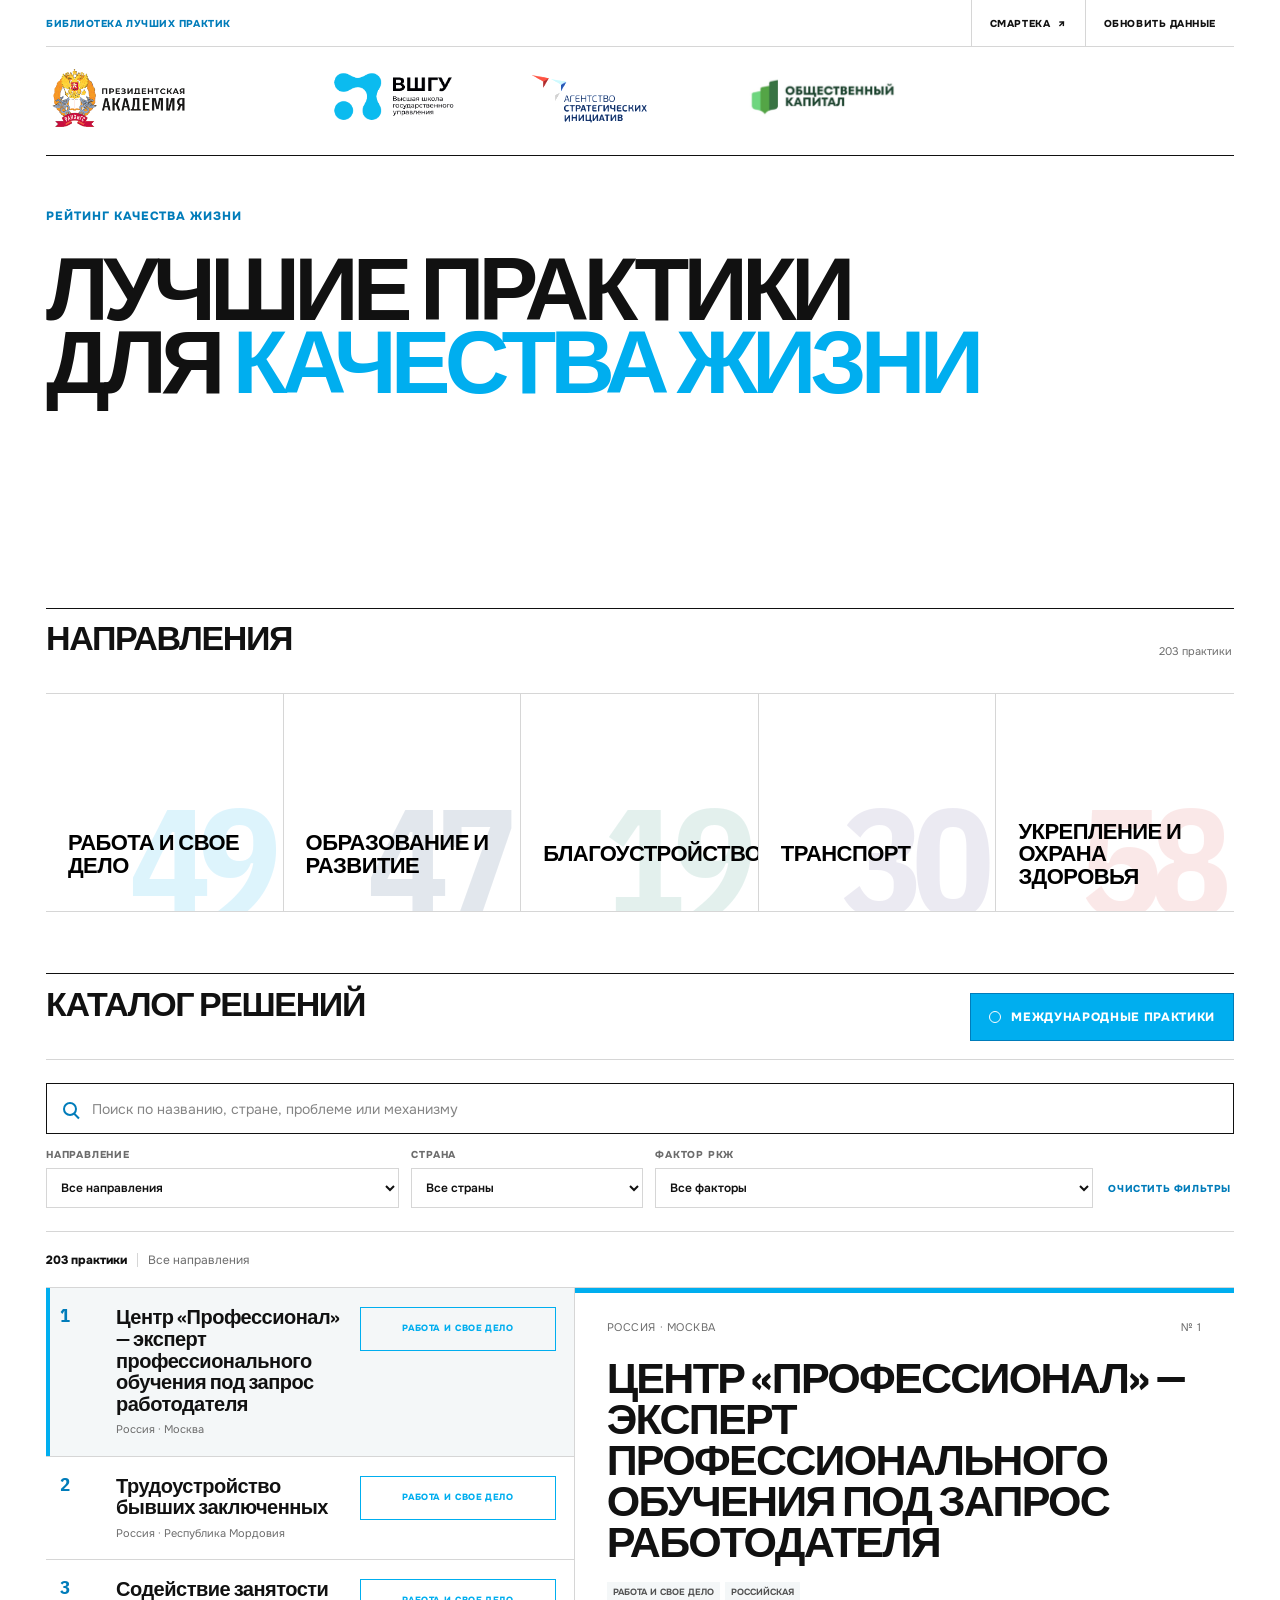
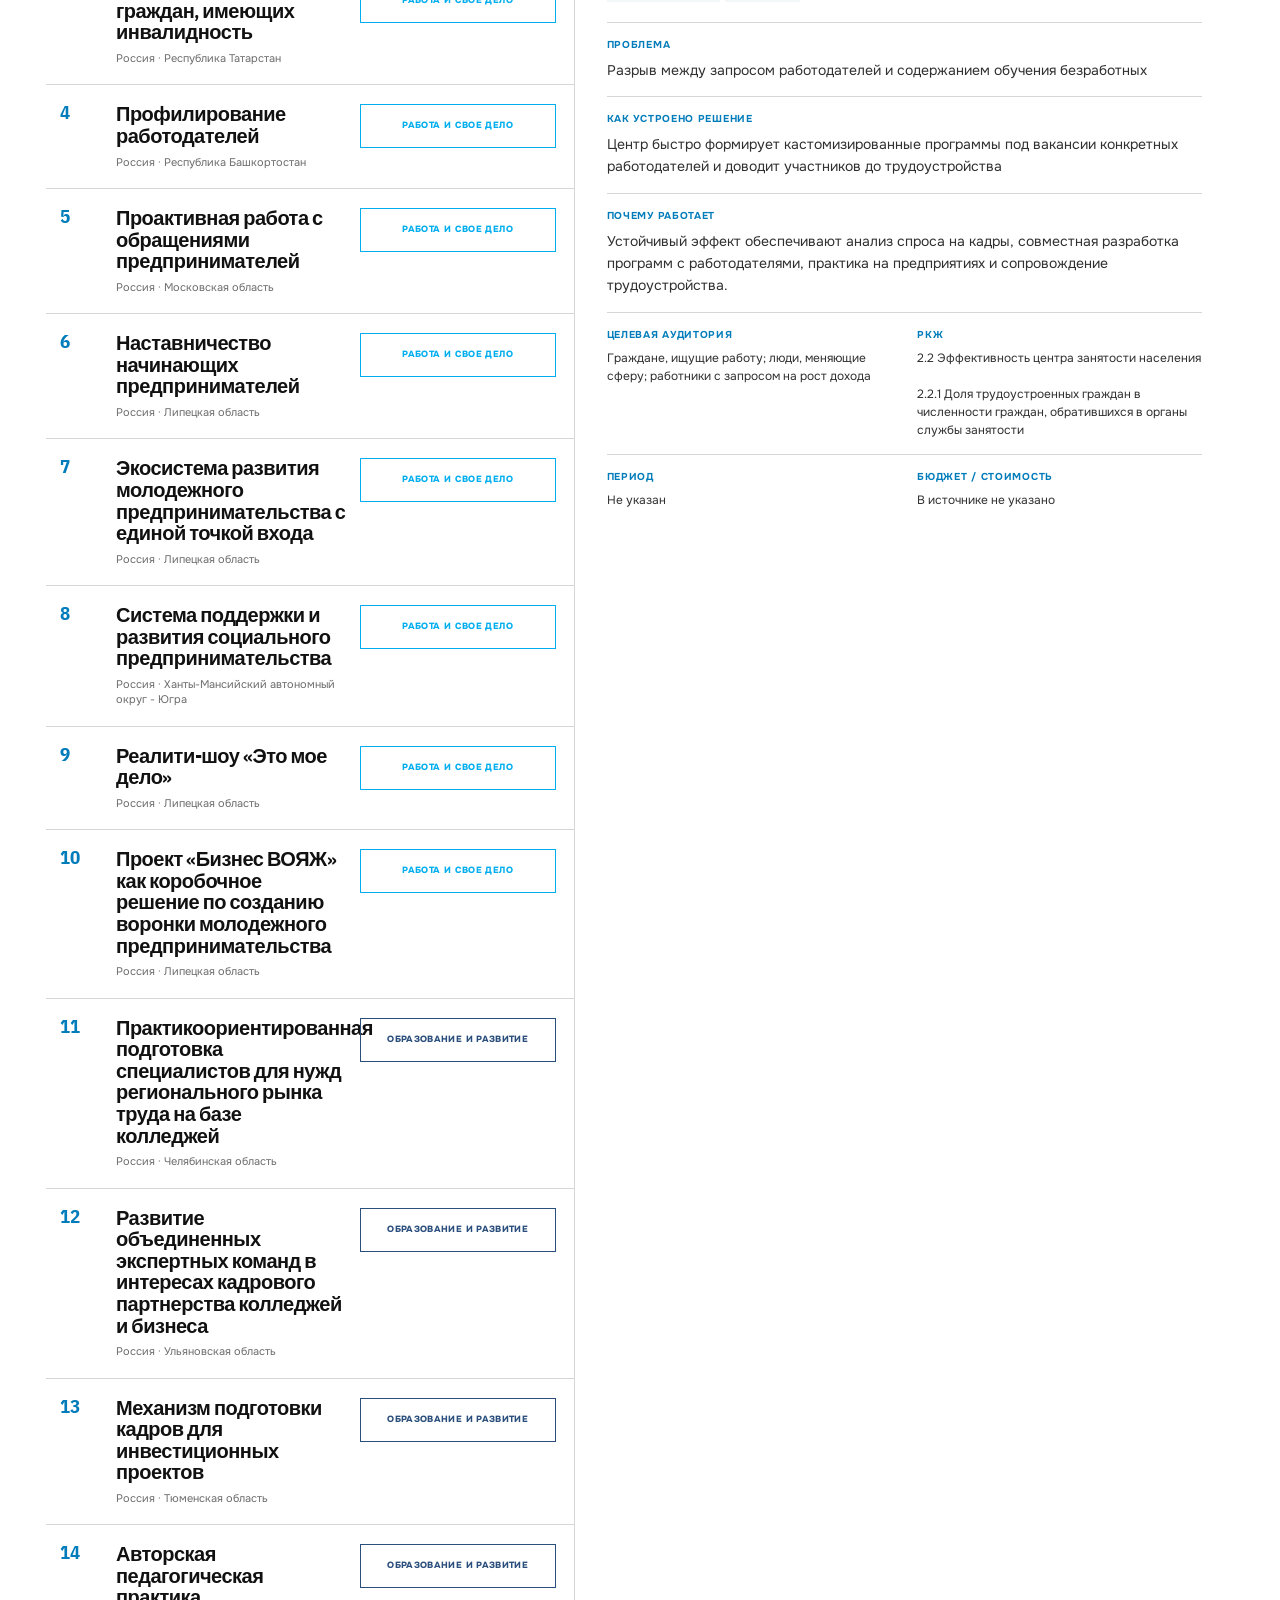
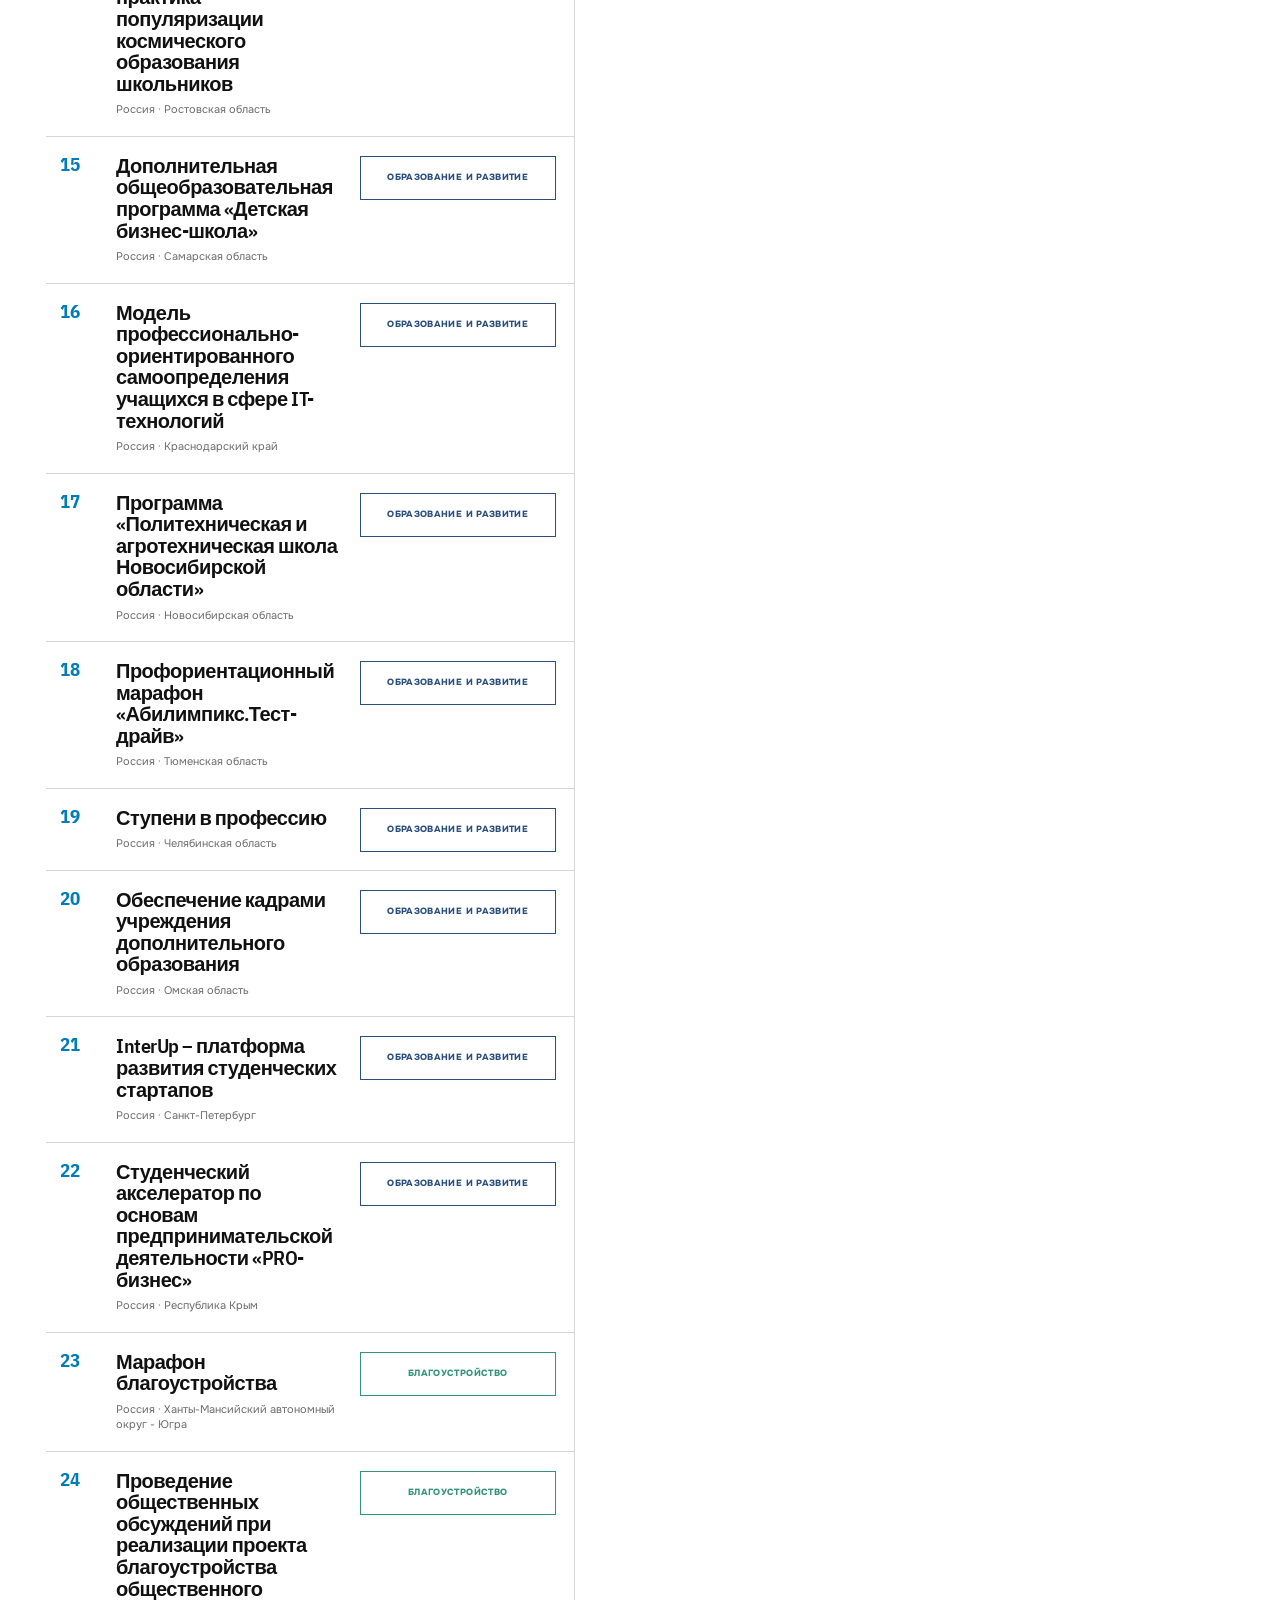
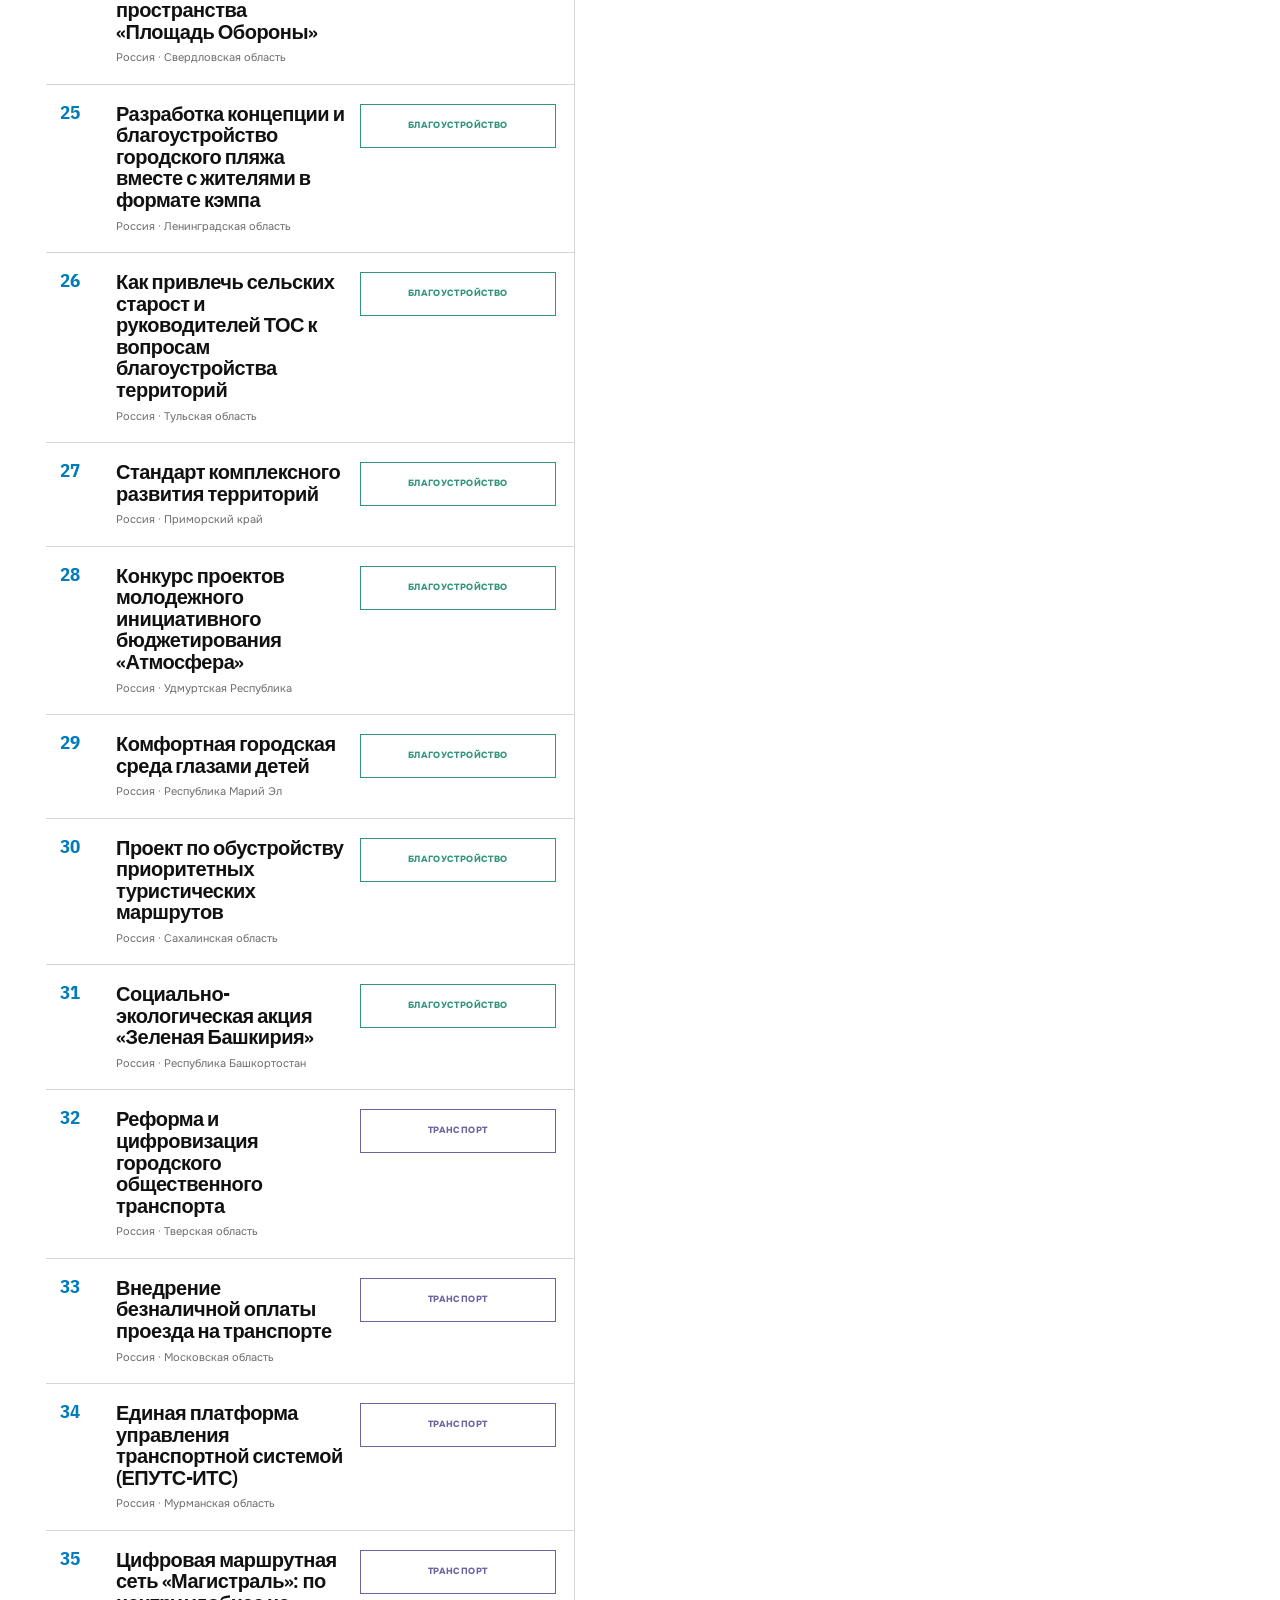
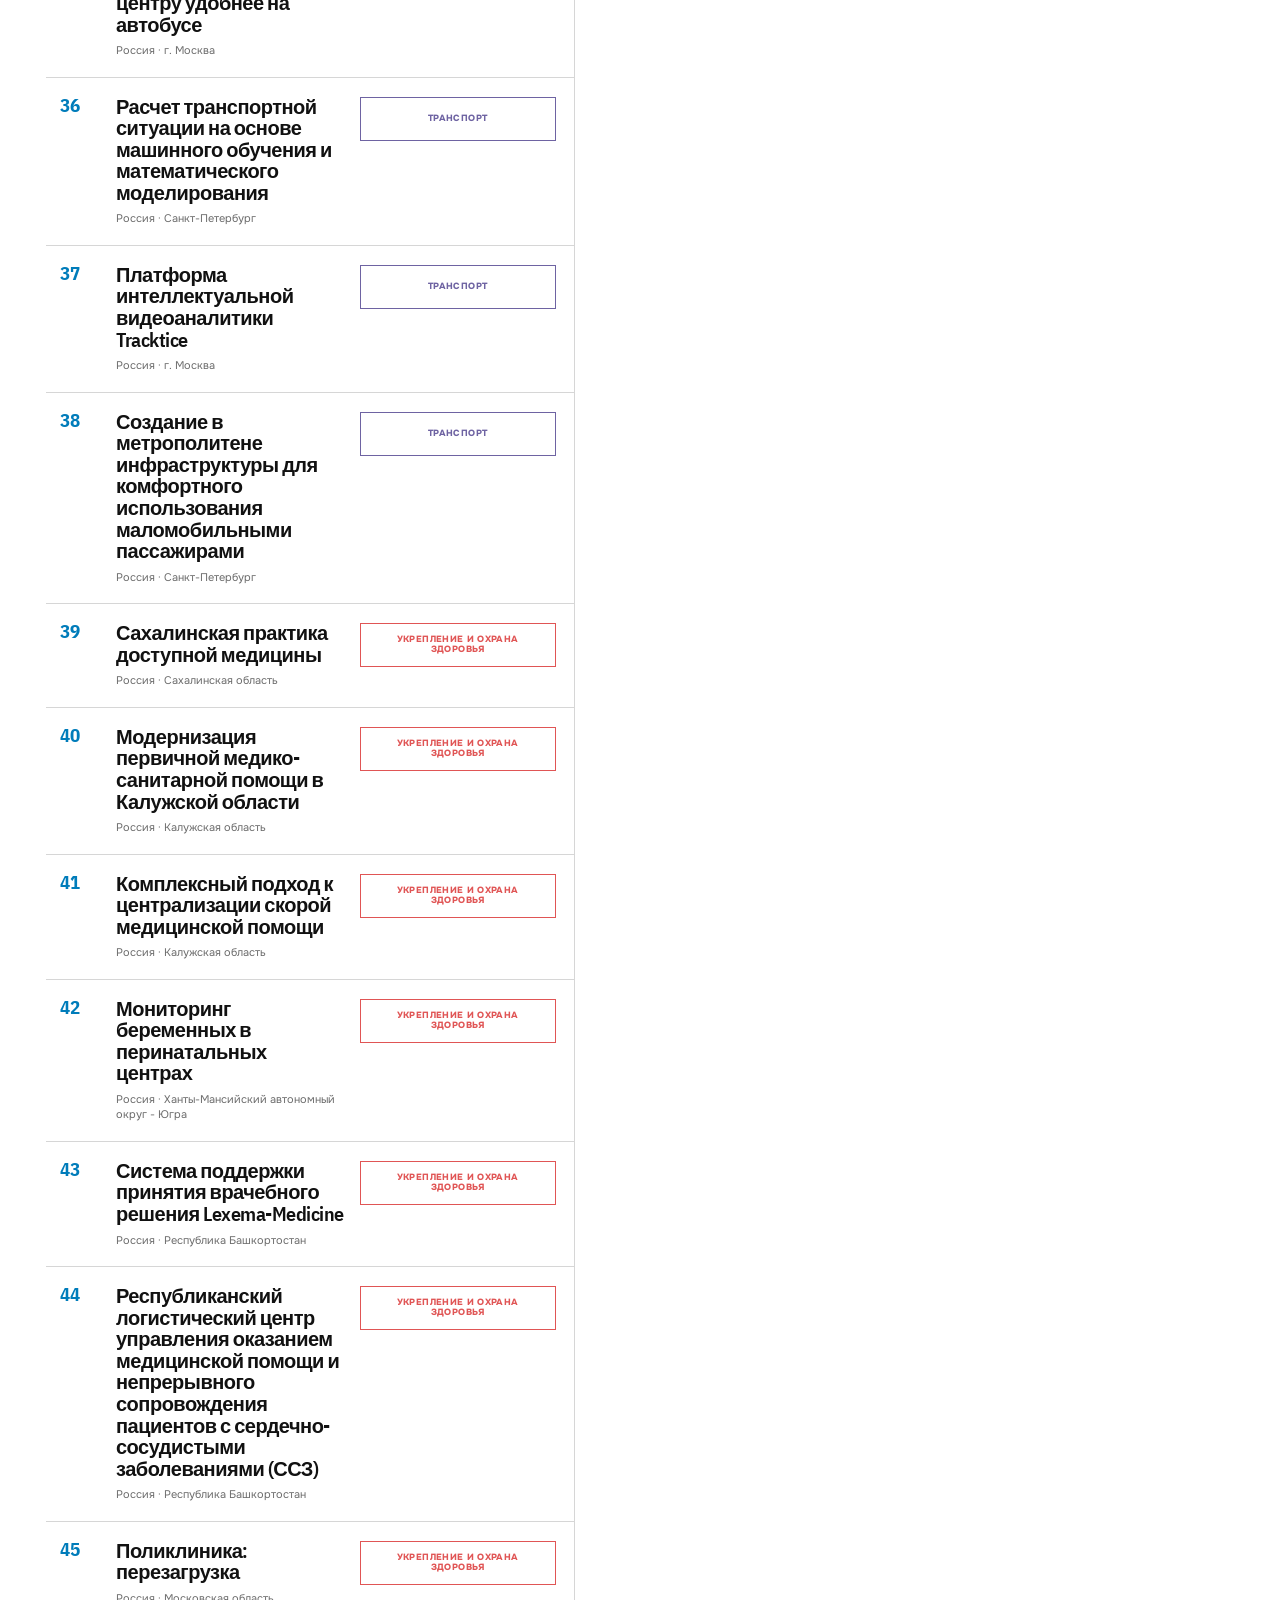
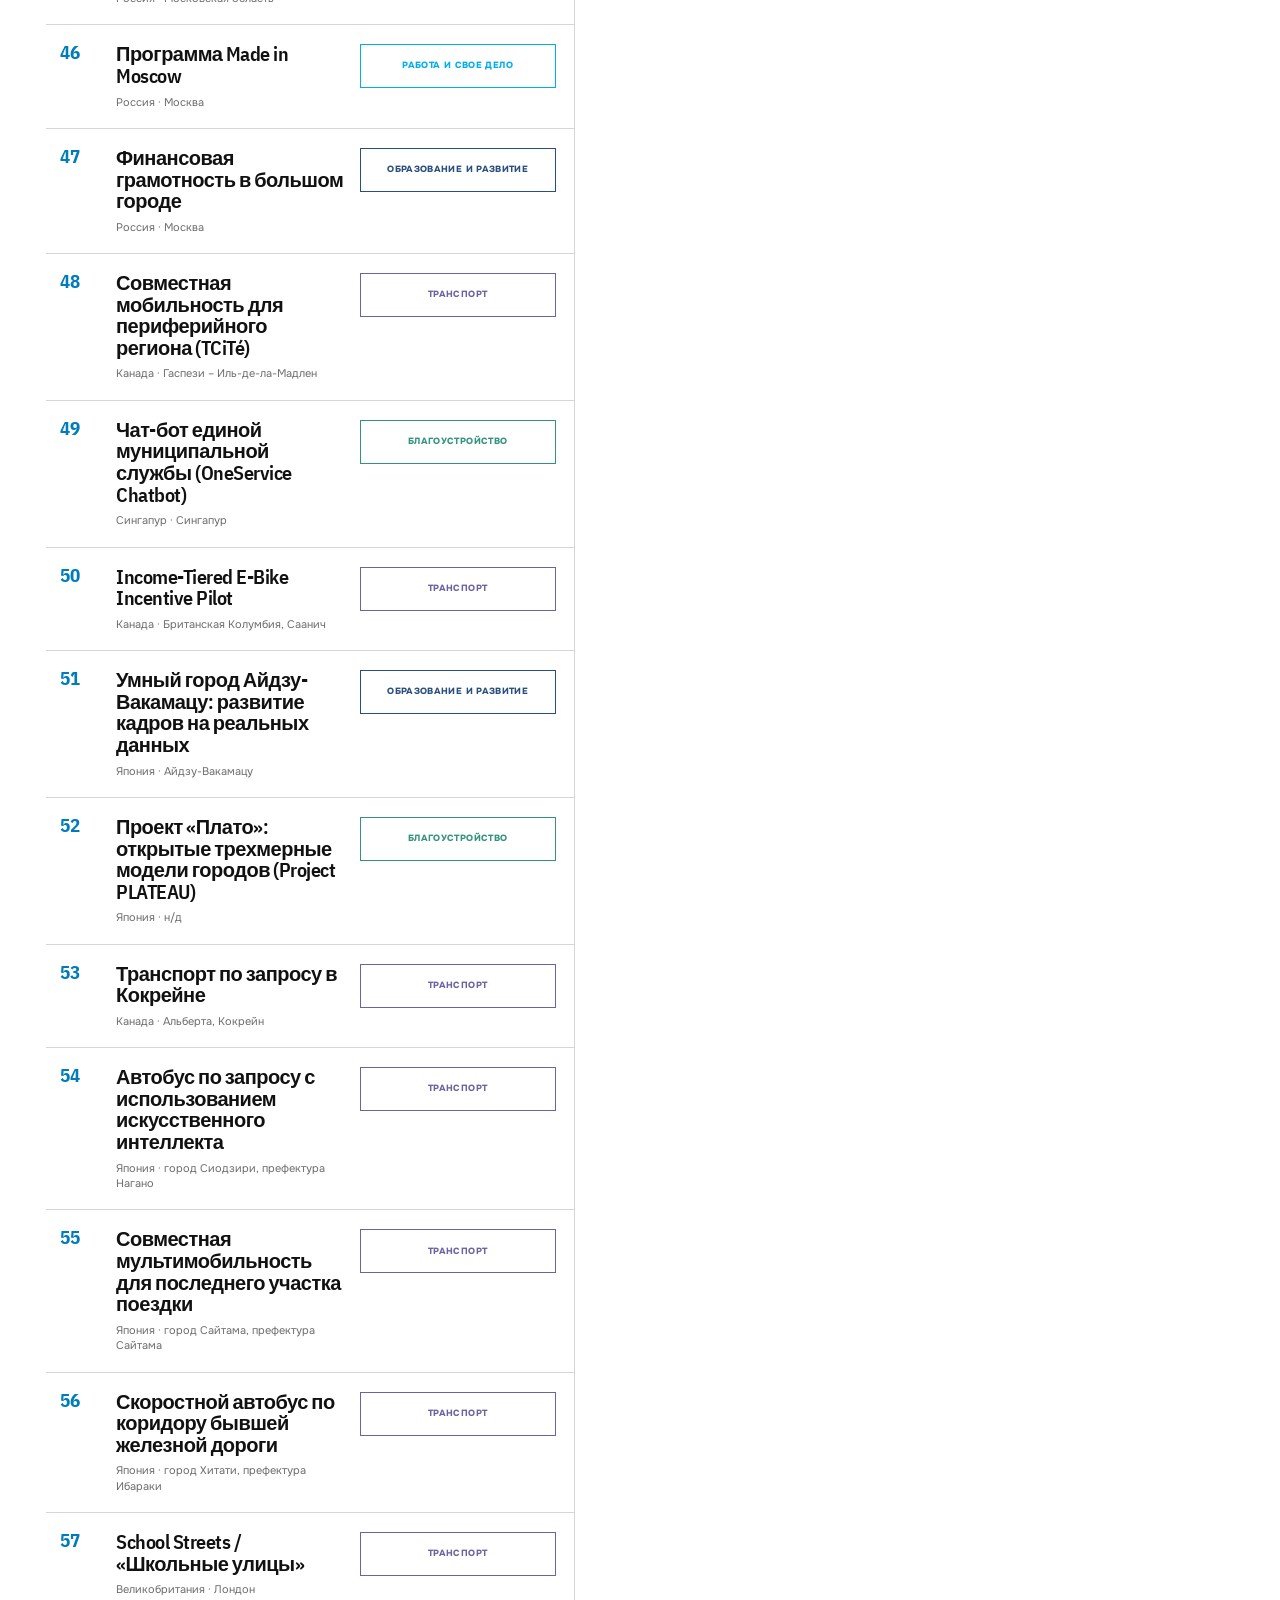
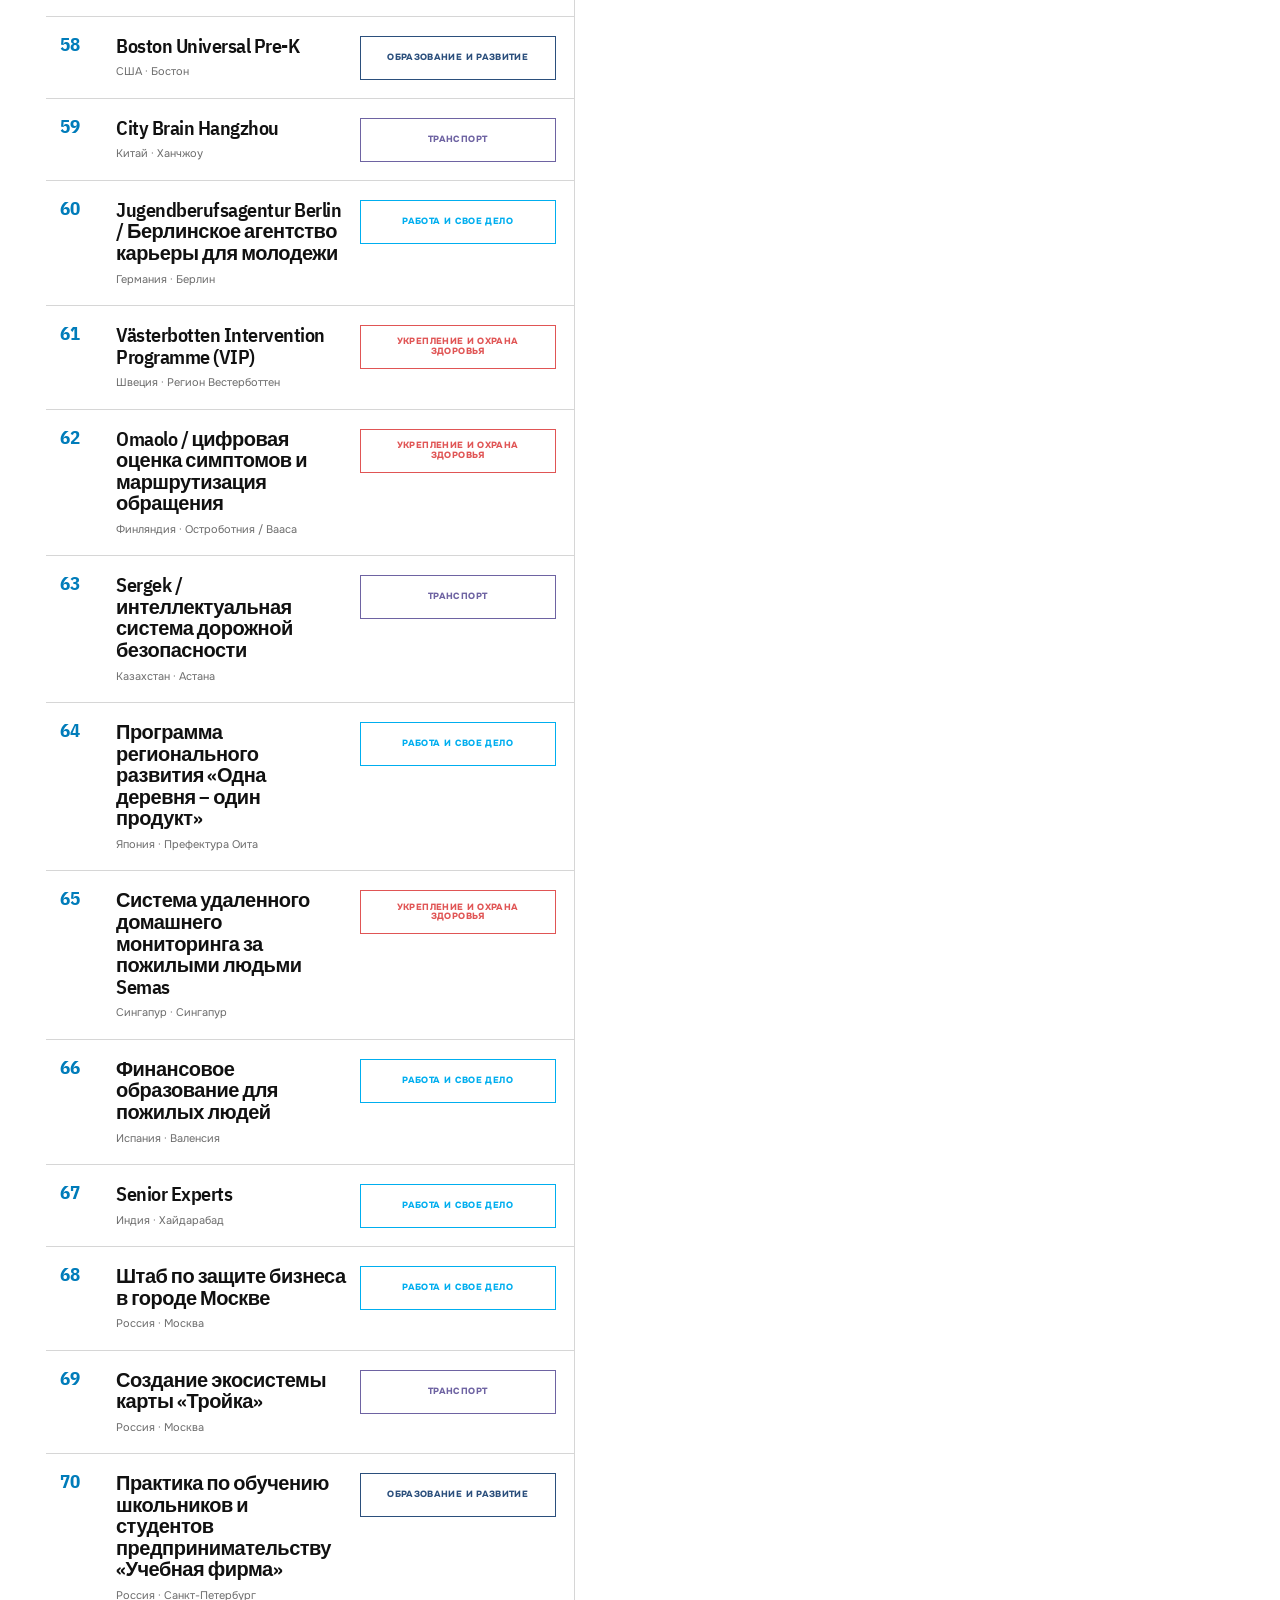
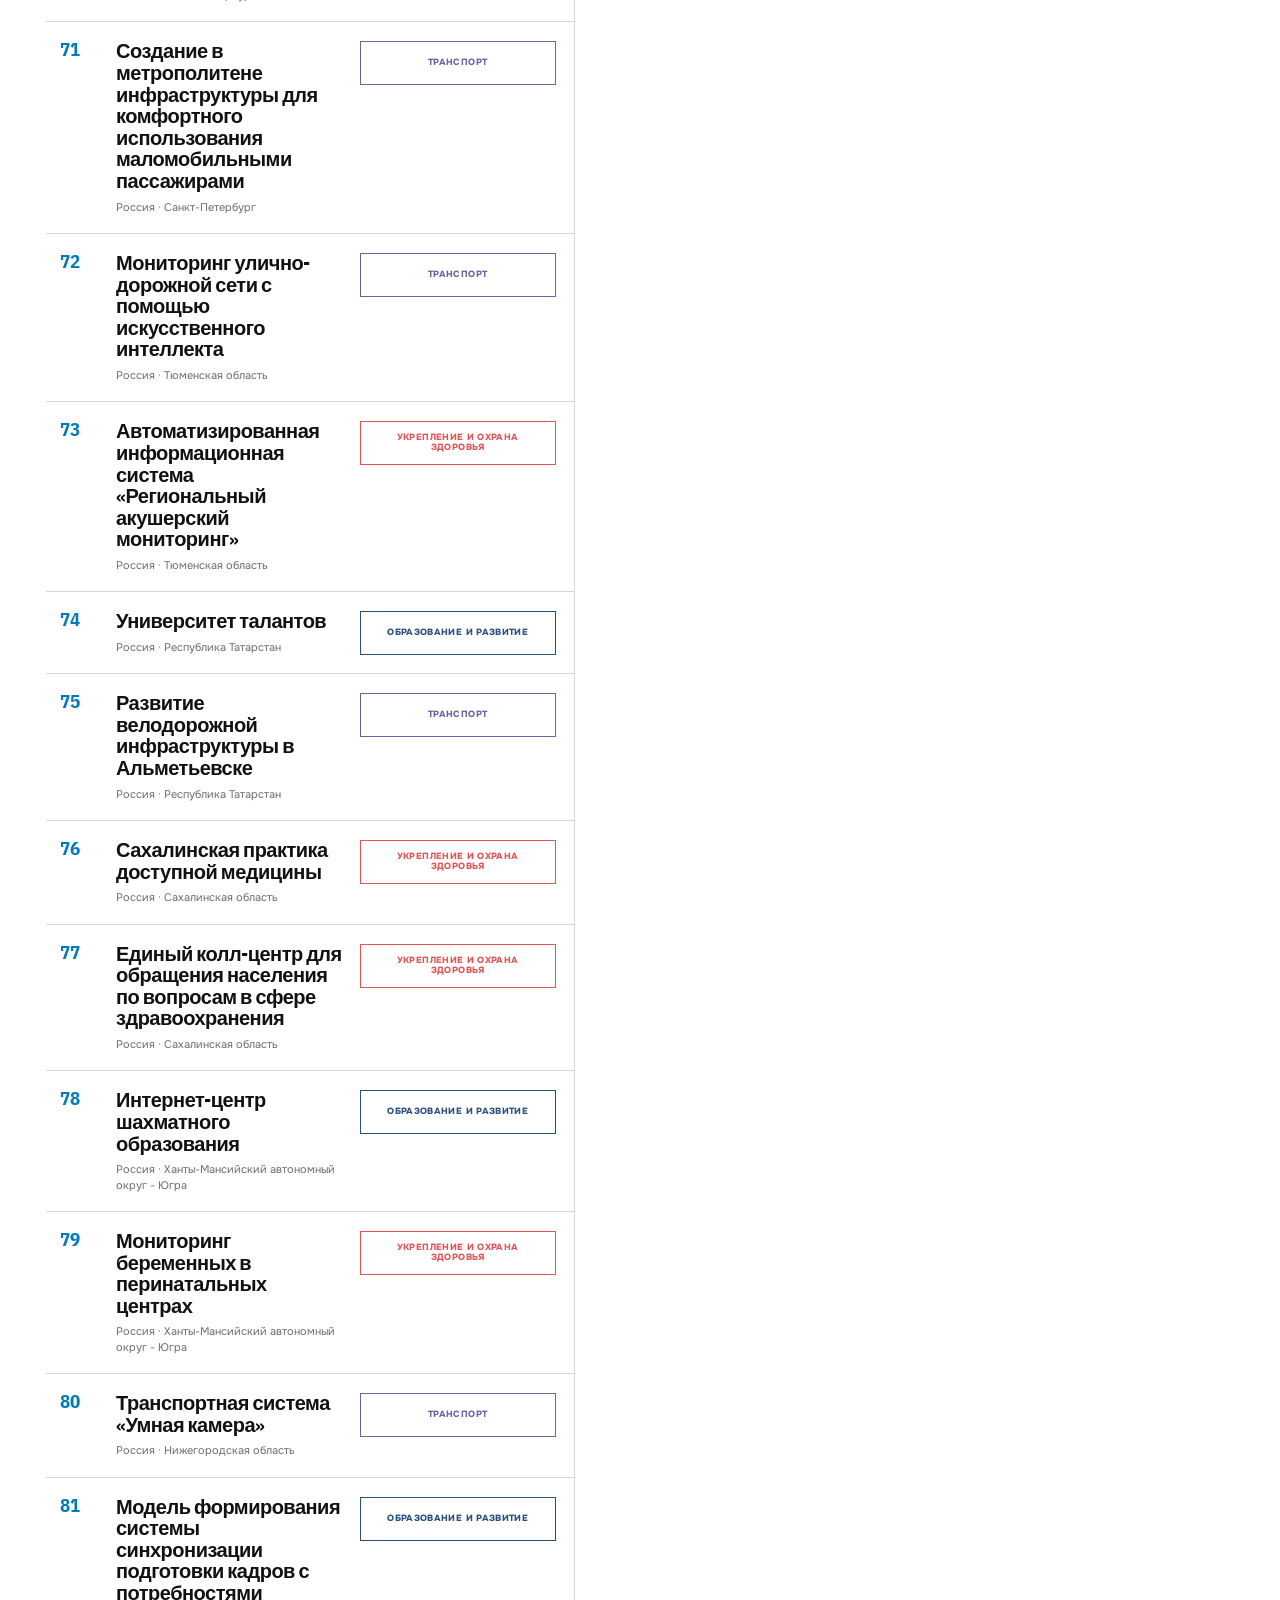
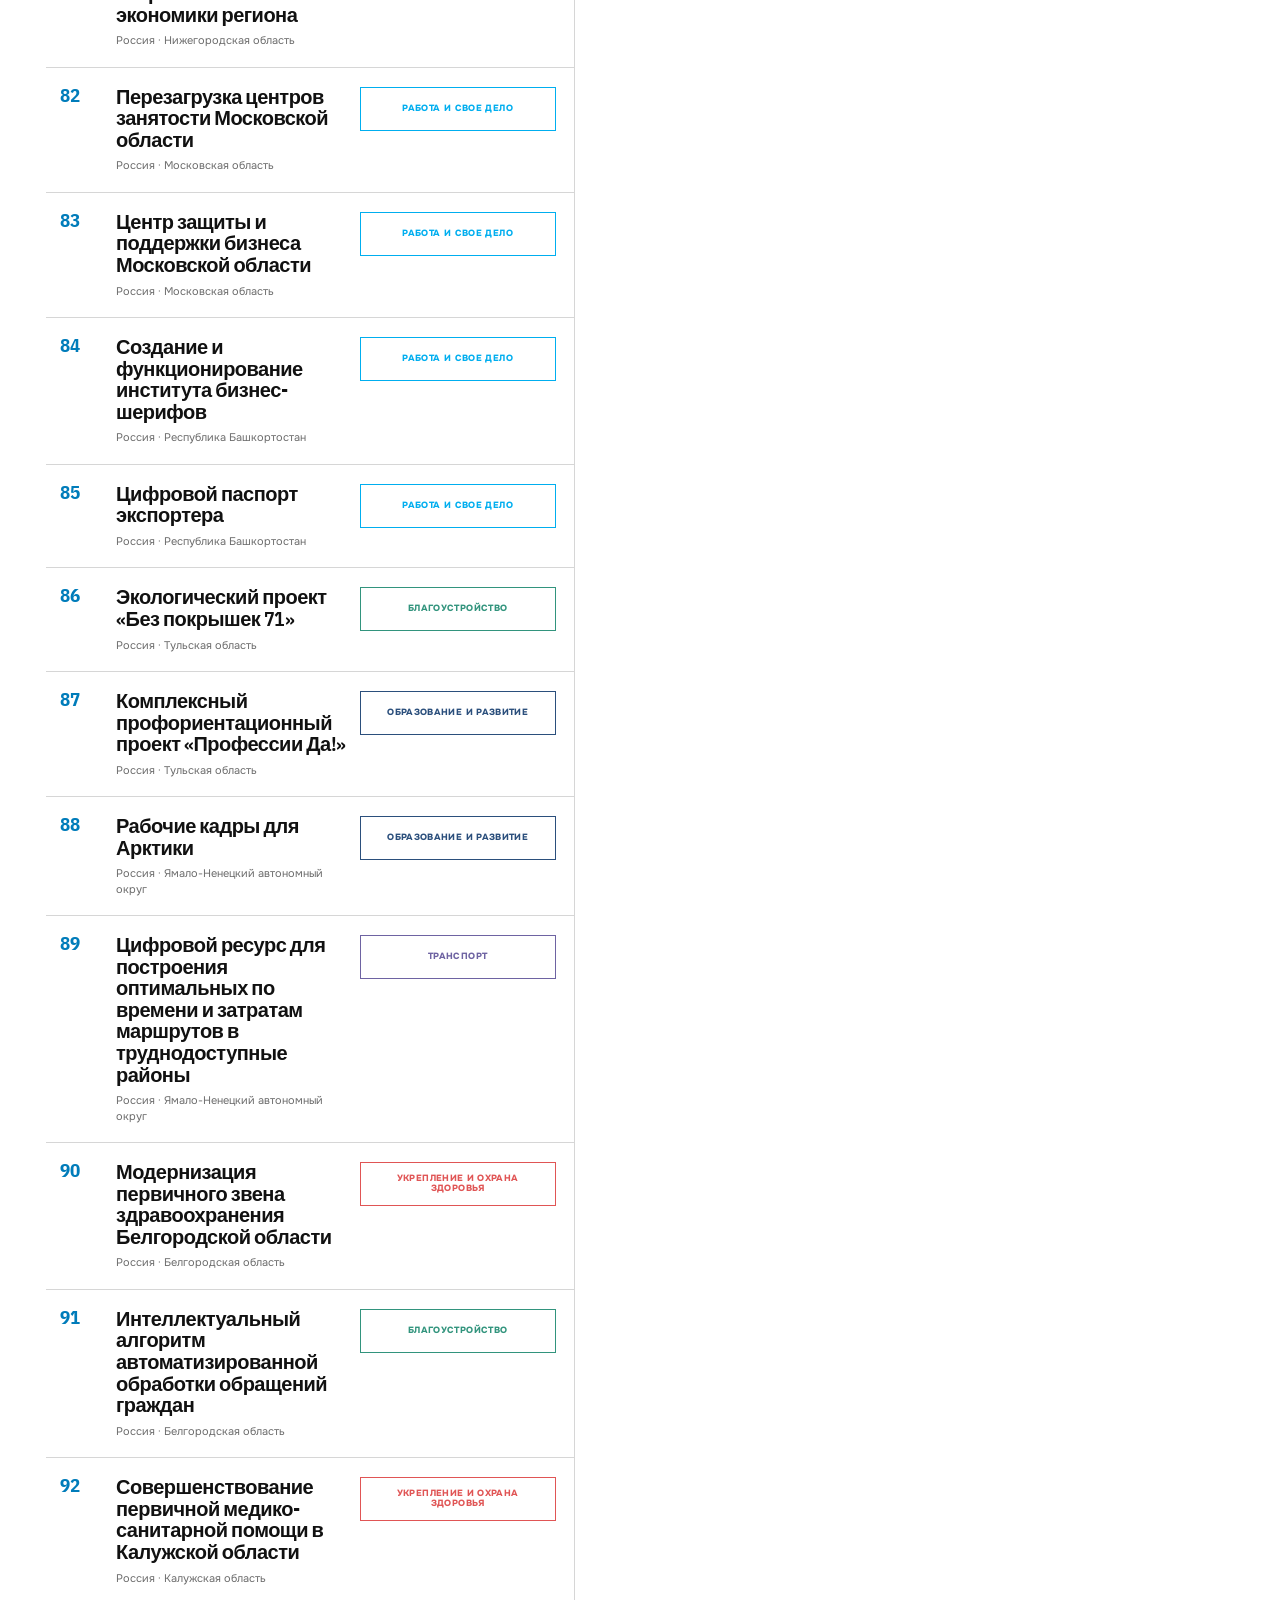
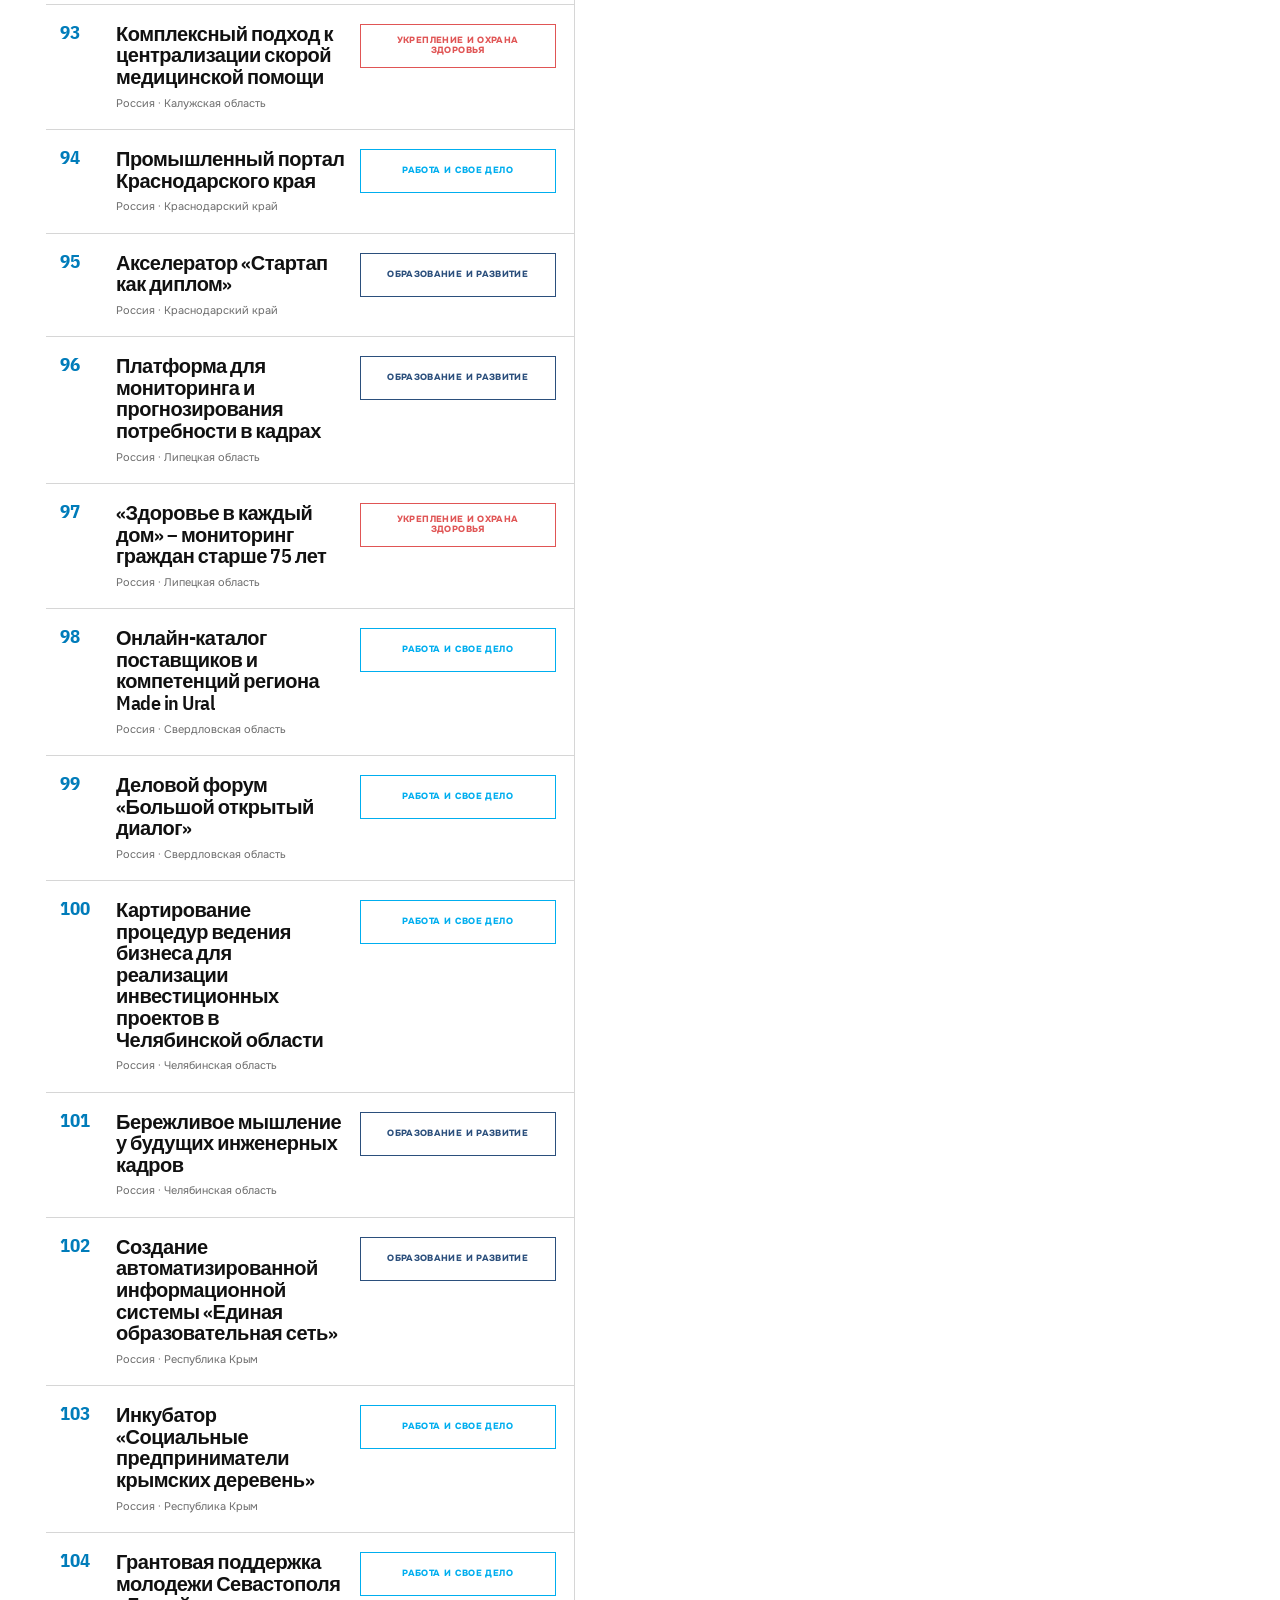
<file: index.html>
<!doctype html>
<html lang="ru">
  <head>
    <meta charset="UTF-8" />
    <meta name="viewport" content="width=device-width, initial-scale=1.0" />
    <meta name="theme-color" content="#ffffff" />
    <title>Библиотека лучших практик</title>
    <link rel="preconnect" href="https://fonts.googleapis.com" />
    <link rel="preconnect" href="https://fonts.gstatic.com" crossorigin />
    <link href="https://fonts.googleapis.com/css2?family=IBM+Plex+Sans+Condensed:wght@400;500;600;700&family=Onest:wght@400;500;600;700;800&display=swap" rel="stylesheet" />
    <link rel="stylesheet" href="styles.css" />
  </head>
  <body>
    <div class="page-shell">
      <header class="site-header">
        <div class="site-strip">
          <span class="site-label">Библиотека лучших практик</span>
          <div class="site-nav">
            <a href="https://smarteka.com/" target="_blank" rel="noreferrer">Смартека <span>↗</span></a>
            <button id="reload-data" class="reload-button" type="button" title="Обновить данные из таблицы">Обновить данные</button>
          </div>
        </div>
        <div class="partners-bar" aria-label="Партнеры проекта">
          <img src="assets/presidential-academy.png" alt="Президентская академия" class="partner-logo academy-logo" />
          <img src="assets/vshgu.png" alt="Высшая школа государственного управления" class="partner-logo vshgu-logo" />
          <img src="assets/asi.png" alt="Агентство стратегических инициатив" class="partner-logo asi-logo" />
          <img src="assets/public-capital.png" alt="Общественный капитал" class="partner-logo capital-logo" />
        </div>
      </header>

      <main id="top">
        <section class="intro">
        <div class="intro-content">
            <p class="eyebrow">Рейтинг качества жизни</p>
            <h1>Лучшие практики<br />для <span>качества жизни</span></h1>
          </div>
        </section>

        <section class="directions" aria-label="Направления РКЖ">
          <div class="section-heading"><h2>Направления</h2><span id="header-count">-</span></div>
          <div class="summary-grid" id="summary-grid"></div>
        </section>

        <section class="explorer" aria-label="Каталог практик">
          <div class="section-heading explorer-heading"><h2>Каталог решений</h2><button id="international-toggle" class="toggle-button" type="button" aria-pressed="false"><span class="toggle-indicator"></span>Международные практики</button></div>
          <div class="filters-panel">
            <label class="search-box"><span class="search-icon" aria-hidden="true"></span><input id="search" type="search" placeholder="Поиск по названию, стране, проблеме или механизму" autocomplete="off" /></label>
            <div class="filter-row">
              <label><span>Направление</span><select id="direction-filter"></select></label>
              <label><span>Страна</span><select id="country-filter"></select></label>
              <label><span>Фактор РКЖ</span><select id="factor-filter"></select></label>
              <button id="reset-filters" class="reset-button" type="button">Очистить фильтры</button>
            </div>
          </div>
          <div class="catalog-status"><span id="results-count"></span><span class="status-divider"></span><span id="active-filter-text">Все направления</span></div>
          <div class="catalog-layout"><div id="practice-list" class="practice-list" aria-live="polite"></div><aside id="detail-panel" class="detail-panel" aria-live="polite"></aside></div>
        </section>
      </main>
      <footer><span>Библиотека лучших практик</span><span>Рейтинг качества жизни</span><span>Президентская академия · ВШГУ</span></footer>
    </div>
    <button id="back-to-top" class="back-to-top" type="button" aria-label="Вернуться к началу страницы">↑ <span>Наверх</span></button>
<script>
  document.write(`<script src="data.js?updated=${Date.now()}"><\/script>`);
</script>
<script src="app.js"></script>
  </body>
</html>
</file>
<file: styles.css>
:root { --blue:#00aeef; --blue-deep:#007cba; --ink:#111111; --muted:#6c6c6c; --line:#d6d6d6; --wash:#f4f7f8; --white:#fff; --sans:"Onest",sans-serif; --condensed:"IBM Plex Sans Condensed",sans-serif; }
* { box-sizing:border-box; }
html { scroll-behavior:smooth; }
body { margin:0; min-width:320px; color:var(--ink); background:var(--white); font-family:var(--sans); }
button,input,select { font:inherit; }
button { cursor:pointer; }
.page-shell { max-width:1728px; margin:0 auto; padding:0 46px; }
.site-header { border-bottom:1px solid var(--ink); }
.site-strip { height:47px; display:flex; justify-content:space-between; align-items:center; border-bottom:1px solid var(--line); text-transform:uppercase; letter-spacing:.055em; font-size:10px; font-weight:800; }
.site-label { color:var(--blue-deep); }
.site-nav { display:flex; align-items:stretch; height:100%; }
.site-nav a,.reload-button { display:flex; align-items:center; gap:8px; padding:0 18px; border:0; border-left:1px solid var(--line); background:transparent; color:var(--ink); text-decoration:none; text-transform:uppercase; letter-spacing:.055em; font-size:10px; font-weight:800; }
.site-nav a:hover,.reload-button:hover { background:var(--blue); color:#fff; }
.partners-bar { min-height:108px; display:flex; align-items:center; justify-content:flex-start; gap:24px; }
.partner-logo { display:block; width:100%; object-fit:contain; object-position:left center; mix-blend-mode:multiply; }
.academy-logo { max-width:253px; max-height:72px; }
.vshgu-logo { max-width:177px; max-height:70px; }
.asi-logo { max-width:195px; max-height:66px; filter:brightness(1.12) contrast(1.2); }
.capital-logo { max-width:176px; max-height:62px; }
.intro { min-height:453px; border-bottom:1px solid var(--ink); }
.intro-content { height:100%; padding:54px 0 0; display:flex; flex-direction:column; }
.eyebrow { margin:0; color:var(--blue-deep); font-size:12px; line-height:1; text-transform:uppercase; letter-spacing:.08em; font-weight:800; }
h1,h2,h3,p { margin-top:0; }
h1 { max-width:1060px; margin:28px 0 0; font-family:var(--condensed); font-size:clamp(58px,7vw,118px); line-height:.82; letter-spacing:-.065em; text-transform:uppercase; font-weight:700; }
h1 span { color:var(--blue); }
.intro-bottom { display:flex; justify-content:space-between; gap:40px; margin-top:auto; padding:37px 0 30px; border-top:1px solid var(--line); }
.intro-bottom p { max-width:600px; margin:0; color:#373737; font-size:13px; line-height:1.56; }
.directions { padding:0 0 61px; border-bottom:1px solid var(--ink); }
.section-heading { min-height:85px; display:grid; grid-template-columns:1fr auto; align-items:center; border-bottom:1px solid var(--line); }
.section-heading h2 { font-family:var(--condensed); font-size:34px; letter-spacing:-.04em; line-height:1; text-transform:uppercase; }
.section-heading > span:last-child { padding-right:2px; color:var(--muted); font-size:11px; }
.summary-grid { display:grid; grid-template-columns:repeat(5,minmax(0,1fr)); border-bottom:1px solid var(--line); }
.summary-card { position:relative; min-height:210px; padding:24px 22px; border:0; border-right:1px solid var(--line); background:#fff; text-align:left; overflow:hidden; transition:background .18s ease,color .18s ease; }
.summary-card:last-child { border-right:0; }
.summary-card:hover { color:#fff; background:var(--card-color); }
.summary-card .summary-count { position:absolute; right:14px; bottom:-24px; color:var(--card-color); font-family:var(--condensed); font-size:152px; font-weight:700; line-height:1; letter-spacing:-.08em; opacity:.13; transition:color .18s ease; }
.summary-card .summary-name { position:relative; z-index:1; max-width:190px; margin-top:102px; font-family:var(--condensed); font-size:22px; line-height:1.02; font-weight:600; letter-spacing:-.025em; text-transform:uppercase; }
.summary-card:after { content:none; }
.summary-card:hover:after { color:#fff; }
.explorer { padding-bottom:74px; }
.explorer-heading { grid-template-columns:1fr auto; border-bottom:0; }
.toggle-button { min-height:48px; display:flex; align-items:center; gap:10px; padding:0 18px; border:1px solid var(--blue-deep); background:var(--blue); color:#fff; text-transform:uppercase; letter-spacing:.055em; font-size:12px; font-weight:800; }
.toggle-button[aria-pressed="true"] { background:var(--ink); border-color:var(--ink); color:#fff; }
.toggle-indicator { width:12px; height:12px; border:1px solid currentColor; border-radius:50%; position:relative; }
.toggle-button[aria-pressed="true"] .toggle-indicator:after { content:""; position:absolute; inset:2px; border-radius:50%; background:var(--blue); }
.filters-panel { padding:23px 0; border-top:1px solid var(--line); border-bottom:1px solid var(--line); }
.search-box { height:51px; display:flex; align-items:center; gap:13px; padding:0 16px; border:1px solid var(--ink); }
.search-icon { position:relative; width:14px; height:14px; border:2px solid var(--blue-deep); border-radius:50%; flex:0 0 auto; }
.search-icon:after { content:""; position:absolute; width:7px; height:2px; right:-5px; bottom:-3px; background:var(--blue-deep); transform:rotate(45deg); }
.search-box input { flex:1; min-width:0; border:0; outline:0; color:var(--ink); font-size:14px; }
.search-box input::placeholder { color:#858585; }
.filter-row { display:grid; grid-template-columns:1.25fr .82fr 1.55fr auto; gap:12px; margin-top:14px; align-items:end; }
.filter-row label { display:grid; gap:7px; color:var(--muted); font-size:10px; text-transform:uppercase; font-weight:800; letter-spacing:.08em; }
select { width:100%; min-width:0; height:40px; padding:0 29px 0 10px; border:1px solid var(--line); background:#fff; color:var(--ink); outline-color:var(--blue); font-size:12px; font-weight:600; }
.reset-button { height:40px; padding:0 3px; border:0; background:transparent; color:var(--blue-deep); text-transform:uppercase; letter-spacing:.06em; font-size:10px; font-weight:800; }
.catalog-status { min-height:56px; padding-left:0; display:flex; gap:10px; align-items:center; border-bottom:1px solid var(--line); color:var(--muted); font-size:12px; }
#results-count { color:var(--ink); font-weight:800; }
.status-divider { width:1px; height:14px; background:var(--line); }
.catalog-layout { display:grid; grid-template-columns:minmax(0,.89fr) minmax(430px,1.11fr); gap:0; align-items:start; }
.practice-list { border-right:1px solid var(--line); }
.practice-item { width:100%; display:grid; grid-template-columns:42px minmax(0,1fr) 196px; gap:14px; align-items:start; padding:18px 18px 18px 14px; border:0; border-bottom:1px solid var(--line); background:#fff; color:var(--ink); text-align:left; transition:background .16s ease; }
.practice-item:hover,.practice-item.active { background:var(--wash); }
.practice-item.active { box-shadow:inset 4px 0 0 var(--blue); }
.practice-index { font-family:var(--condensed); color:var(--blue-deep); font-size:19px; font-weight:700; line-height:1; }
.practice-item h3 { margin:0; font-family:var(--condensed); font-size:20px; font-weight:600; letter-spacing:-.025em; line-height:1.08; }
.practice-item p { margin:8px 0 0; color:var(--muted); font-size:11px; line-height:1.4; }
.direction-pill { width:196px; min-height:44px; margin-top:1px; padding:6px 9px; border:1px solid var(--pill-color); color:var(--pill-color); display:flex; align-items:center; justify-content:center; font-size:9px; line-height:1.1; font-weight:800; letter-spacing:.04em; text-align:center; text-transform:uppercase; }
.detail-panel { position:sticky; top:14px; max-height:calc(100vh - 28px); min-height:0; overflow-y:auto; overscroll-behavior:contain; scrollbar-width:thin; scrollbar-color:var(--blue) #edf1f2; padding:27px 32px 40px; border-top:5px solid var(--detail-color,var(--blue)); background:var(--white); }
.detail-panel::-webkit-scrollbar { width:8px; }
.detail-panel::-webkit-scrollbar-track { background:#edf1f2; }
.detail-panel::-webkit-scrollbar-thumb { background:var(--blue); }
.detail-empty { min-height:500px; display:grid; place-items:center; color:var(--muted); text-align:center; font-family:var(--condensed); font-size:28px; line-height:1.08; text-transform:uppercase; }
.detail-kicker { display:flex; justify-content:space-between; gap:20px; color:var(--muted); font-size:11px; text-transform:uppercase; letter-spacing:.05em; }
.detail-panel h3,.mobile-detail h3 { margin:23px 0 20px; max-width:760px; font-family:var(--condensed); font-size:43px; line-height:.95; font-weight:700; letter-spacing:-.04em; text-transform:uppercase; }
.mobile-detail { display:none; }
.detail-tags { display:flex; flex-wrap:wrap; gap:5px; margin-bottom:20px; }
.tag { padding:4px 6px; background:var(--wash); color:#525252; font-size:9px; font-weight:700; text-transform:uppercase; }
.detail-section { padding:15px 0; border-top:1px solid var(--line); }
.detail-section h4,.detail-metadata h4 { margin:0 0 8px; color:var(--blue-deep); font-size:10px; letter-spacing:.07em; text-transform:uppercase; }
.detail-section p { margin:0; color:#303030; font-size:14px; line-height:1.6; }
.detail-metadata { display:grid; grid-template-columns:1fr 1fr; gap:26px; padding:15px 0; border-top:1px solid var(--line); }
.detail-metadata p { margin:0; color:#303030; font-size:12px; line-height:1.5; }
.source-link { display:inline-flex; align-items:center; gap:9px; margin-top:24px; padding:10px 0 8px; color:var(--ink); border-bottom:2px solid var(--blue); text-decoration:none; text-transform:uppercase; font-size:10px; font-weight:800; letter-spacing:.06em; }
.source-link:hover { color:var(--blue-deep); }
.empty-state { padding:48px 25px; color:var(--muted); text-align:center; font-size:13px; border-bottom:1px solid var(--line); }
footer { min-height:77px; display:flex; justify-content:space-between; align-items:center; border-top:1px solid var(--ink); color:var(--muted); text-transform:uppercase; letter-spacing:.06em; font-size:9px; font-weight:800; }
.back-to-top { position:fixed; right:24px; bottom:24px; z-index:10; display:flex; align-items:center; gap:7px; padding:11px 14px; border:1px solid var(--ink); background:var(--white); color:var(--ink); box-shadow:0 7px 18px rgba(0,0,0,.11); font-size:11px; font-weight:800; letter-spacing:.04em; text-transform:uppercase; opacity:0; pointer-events:none; transform:translateY(10px); transition:opacity .18s ease,transform .18s ease,background .18s ease,color .18s ease; }
.back-to-top.visible { opacity:1; pointer-events:auto; transform:translateY(0); }
.back-to-top:hover { background:var(--blue); color:var(--white); border-color:var(--blue); }
@media (max-width:1160px) { .partners-bar { gap:18px; } .summary-grid { grid-template-columns:repeat(3,1fr); } .summary-card .summary-name { margin-top:92px; } }
@media (max-width:830px) { .page-shell { padding:0 20px; } .site-strip { height:42px; } .site-label { max-width:130px; line-height:1.15; } .site-nav a,.reload-button { padding:0 9px; font-size:8px; } .partners-bar { min-height:94px; display:grid; grid-template-columns:1.2fr .8fr; gap:12px 23px; padding:14px 0; } .partner-logo { max-height:34px; } .intro { min-height:auto; } .intro-content { padding:38px 0 0; } h1 { font-size:55px; } .section-heading { grid-template-columns:1fr; min-height:68px; } .section-heading h2 { font-size:28px; } .section-heading > span:last-child { display:none; } .summary-grid { grid-template-columns:repeat(2,1fr); } .summary-card { min-height:155px; } .summary-card .summary-count { font-size:110px; } .summary-card .summary-name { margin-top:67px; font-size:18px; } .explorer-heading { display:grid; grid-template-columns:1fr; } .toggle-button { justify-self:start; margin:0 0 16px; } .filters-panel { padding:18px 0; } .filter-row { grid-template-columns:1fr; } .reset-button { justify-self:start; } .catalog-status { padding-left:0; } .catalog-layout { grid-template-columns:1fr; } .practice-list { border-right:0; } .practice-item { grid-template-columns:34px minmax(0,1fr); } .direction-pill { grid-column:2; width:154px; min-height:34px; justify-self:start; } .mobile-detail { display:block; padding:22px 16px 30px; border-top:4px solid var(--detail-color,var(--blue)); border-bottom:1px solid var(--line); background:var(--wash); } .mobile-detail h3 { margin:17px 0 18px; font-size:31px; } .mobile-detail .detail-section p { font-size:13px; } .mobile-detail .detail-metadata { grid-template-columns:1fr; gap:14px; } .catalog-layout > .detail-panel { display:none; } .detail-panel { position:static; max-height:none; overflow:visible; padding:24px 18px; } .back-to-top { right:16px; bottom:16px; padding:10px 12px; } footer { flex-direction:column; align-items:flex-start; gap:7px; padding:20px 0; } }
</file>
